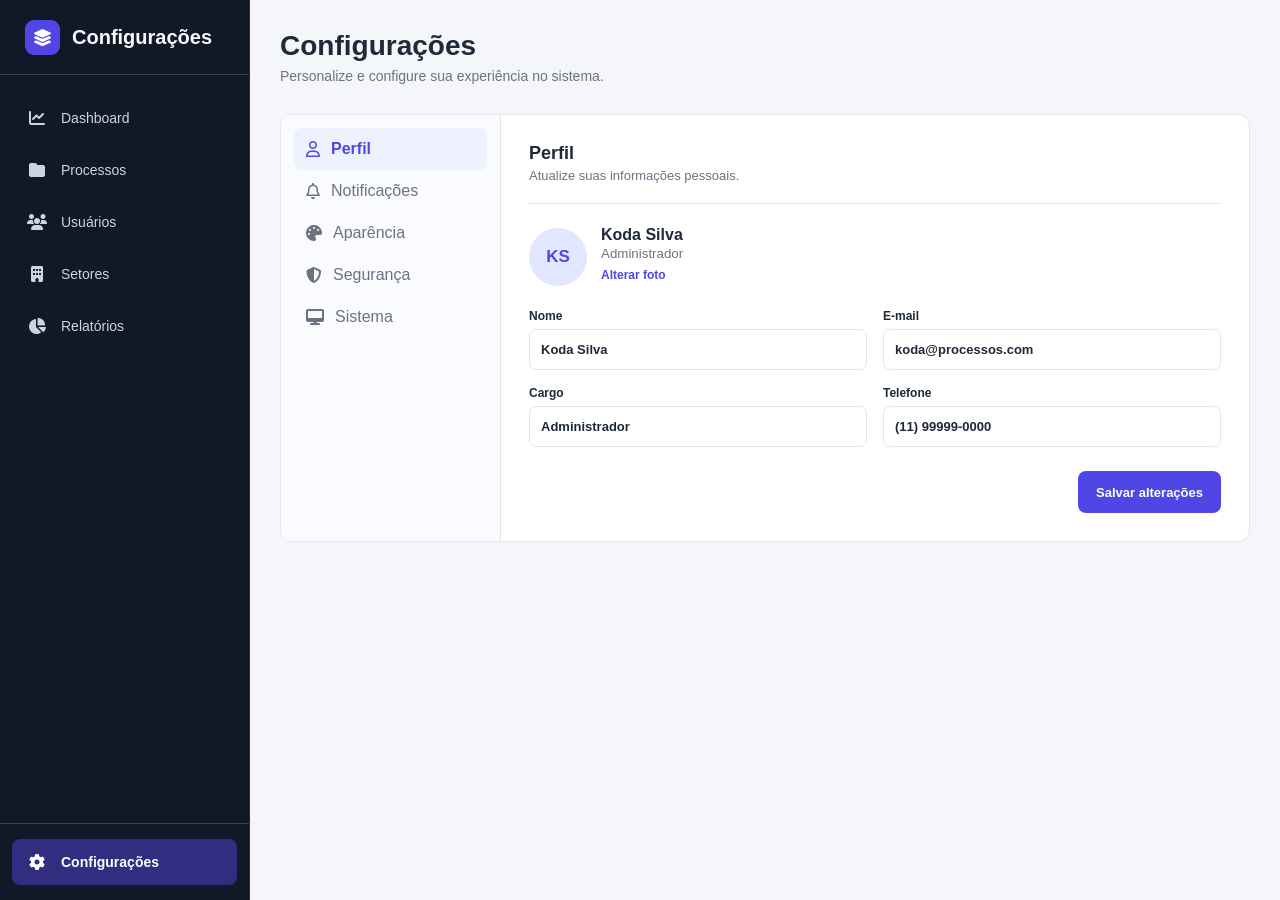
<file: dash/configuracoes.html>
<!doctype html>
<html lang="pt-BR">
  <head>
    <meta charset="UTF-8" />
    <meta name="viewport" content="width=device-width,initial-scale=1.0" />
    <title>Configurações | Processos</title>
    <link rel="stylesheet" href="css/global.css" />
    <link rel="stylesheet" href="css/configuracoes.css" />
    <link
      rel="stylesheet"
      href="https://cdnjs.cloudflare.com/ajax/libs/font-awesome/6.5.1/css/all.min.css" />
  </head>
  <body>
    <div class="dashboard">
      <aside class="sidebar">
        <div class="logo">
          <i class="fa-solid fa-layer-group"></i><span>Configurações</span>
        </div>
        <nav class="menu">
          <a href="index.html" class="menu-item"
            ><i class="fa-solid fa-chart-line"></i><span>Dashboard</span></a
          ><a href="processos.html" class="menu-item"
            ><i class="fa-solid fa-folder"></i><span>Processos</span></a
          ><a href="usuarios.html" class="menu-item"
            ><i class="fa-solid fa-users"></i><span>Usuários</span></a
          ><a href="setores.html" class="menu-item"
            ><i class="fa-solid fa-building"></i><span>Setores</span></a
          ><a href="relatorios.html" class="menu-item"
            ><i class="fa-solid fa-chart-pie"></i><span>Relatórios</span></a
          >
        </nav>
        <div class="sidebar-footer">
          <a href="configuracoes.html" class="menu-item active"
            ><i class="fa-solid fa-gear"></i><span>Configurações</span></a
          >
        </div>
      </aside>
      <main class="main-content">
        <header class="page-header">
          <div>
            <h1>Configurações</h1>
            <p>Personalize e configure sua experiência no sistema.</p>
          </div>
        </header>
        <div class="settings-layout">
          <nav class="settings-nav">
            <button class="settings-tab active" data-tab="profile">
              <i class="fa-regular fa-user"></i>Perfil</button
            ><button class="settings-tab" data-tab="notifications">
              <i class="fa-regular fa-bell"></i>Notificações</button
            ><button class="settings-tab" data-tab="appearance">
              <i class="fa-solid fa-palette"></i>Aparência</button
            ><button class="settings-tab" data-tab="security">
              <i class="fa-solid fa-shield-halved"></i>Segurança</button
            ><button class="settings-tab" data-tab="system">
              <i class="fa-solid fa-desktop"></i>Sistema
            </button>
          </nav>
          <section class="settings-content">
            <form class="settings-panel active" id="profile">
              <div class="panel-title">
                <h2>Perfil</h2>
                <p>Atualize suas informações pessoais.</p>
              </div>
              <div class="profile-top">
                <span class="profile-avatar">KS</span>
                <div>
                  <strong>Koda Silva</strong><small>Administrador</small
                  ><button type="button" class="text-button">
                    Alterar foto
                  </button>
                </div>
              </div>
              <div class="form-grid">
                <label>Nome<input value="Koda Silva" /></label
                ><label
                  >E-mail<input
                    type="email"
                    value="koda@processos.com" /></label
                ><label>Cargo<input value="Administrador" /></label
                ><label>Telefone<input value="(11) 99999-0000" /></label>
              </div>
              <div class="panel-actions">
                <button class="primary-button">Salvar alterações</button>
              </div>
            </form>
            <form class="settings-panel" id="notifications">
              <div class="panel-title">
                <h2>Notificações</h2>
                <p>Escolha como deseja ser informado.</p>
              </div>
              <div class="setting-list">
                <label
                  >Novo processo<input
                    class="toggle"
                    type="checkbox"
                    checked /></label
                ><label
                  >Processo atribuído<input
                    class="toggle"
                    type="checkbox"
                    checked /></label
                ><label
                  >Processo concluído<input
                    class="toggle"
                    type="checkbox"
                    checked /></label
                ><label
                  >Processo pendente<input
                    class="toggle"
                    type="checkbox"
                    checked /></label
                ><label
                  >Processo com alta prioridade<input
                    class="toggle"
                    type="checkbox"
                    checked /></label
                ><label
                  >Notificações por e-mail<input
                    class="toggle"
                    type="checkbox" /></label
                ><label
                  >Notificações dentro do sistema<input
                    class="toggle"
                    type="checkbox"
                    checked
                /></label>
              </div>
              <div class="panel-actions">
                <button class="primary-button">Salvar preferências</button>
              </div>
            </form>
            <form class="settings-panel" id="appearance">
              <div class="panel-title">
                <h2>Aparência</h2>
                <p>Ajuste o visual do seu ambiente de trabalho.</p>
              </div>
              <div class="option-block">
                <strong>Tema</strong>
                <div class="choice-row">
                  <label
                    ><input
                      type="radio"
                      name="theme"
                      value="light" />Claro</label
                  ><label
                    ><input
                      type="radio"
                      name="theme"
                      value="dark" />Escuro</label
                  ><label
                    ><input
                      type="radio"
                      name="theme"
                      value="system"
                      checked />Sistema</label
                  >
                </div>
              </div>
              <div class="option-block">
                <strong>Cor principal</strong>
                <div class="color-row">
                  <input id="primaryColor" type="color" value="#4f46e5" /><span
                    id="colorValue"
                    >#4f46e5</span
                  >
                </div>
              </div>
              <div class="option-block">
                <strong>Menu lateral</strong>
                <div class="choice-row">
                  <label
                    ><input
                      type="radio"
                      name="sidebar"
                      value="expanded"
                      checked />Expandido</label
                  ><label
                    ><input
                      type="radio"
                      name="sidebar"
                      value="compact" />Compacto</label
                  >
                </div>
              </div>
              <div class="panel-actions">
                <button class="primary-button">Aplicar aparência</button>
              </div>
            </form>
            <section class="settings-panel" id="security">
              <div class="panel-title">
                <h2>Segurança</h2>
                <p>Proteja o acesso à sua conta.</p>
              </div>
              <div class="security-list">
                <article>
                  <div>
                    <strong>Alterar senha</strong
                    ><small>Use uma senha forte e exclusiva.</small>
                  </div>
                  <button class="secondary-button action-message">
                    Alterar senha
                  </button>
                </article>
                <article>
                  <div>
                    <strong>Autenticação em dois fatores</strong
                    ><small>Adicione uma camada extra de proteção.</small>
                  </div>
                  <label class="toggle-wrap"
                    ><input class="toggle" type="checkbox" /><span
                      >Ativar</span
                    ></label
                  >
                </article>
                <article>
                  <div>
                    <strong>Sessões ativas</strong
                    ><small
                      >2 dispositivos conectados · Último acesso hoje,
                      09:42.</small
                    >
                  </div>
                  <button class="secondary-button action-message">
                    Ver sessões
                  </button>
                </article>
                <article>
                  <div>
                    <strong>Encerrar outras sessões</strong
                    ><small
                      >Desconecta todos os dispositivos, exceto este.</small
                    >
                  </div>
                  <button class="danger-button action-message">
                    Encerrar sessões
                  </button>
                </article>
              </div>
            </section>
            <form class="settings-panel" id="system">
              <div class="panel-title">
                <h2>Configurações do sistema</h2>
                <p>Preferências administrativas do sistema de processos.</p>
              </div>
              <div class="system-setup">
                <article class="setup-card">
                  <div class="setup-heading">
                    <span><i class="fa-solid fa-building"></i></span>
                    <div>
                      <h3>Identidade do sistema</h3>
                      <p>Defina como sua plataforma será apresentada.</p>
                    </div>
                  </div>
                  <div class="system-fields">
                    <label>Nome do sistema<input value="Processos" /></label
                    ><label class="logo-upload"
                      ><input type="file" accept="image/*" /><span
                        ><i class="fa-regular fa-image"></i> Escolher logo</span
                      ><small>PNG ou JPG, até 2 MB</small></label
                    >
                  </div>
                </article>
                <article class="setup-card">
                  <div class="setup-heading">
                    <span
                      ><i class="fa-solid fa-arrow-right-arrow-left"></i
                    ></span>
                    <div>
                      <h3>Fluxo dos processos</h3>
                      <p>Controle a identificação de cada novo processo.</p>
                    </div>
                  </div>
                  <div class="system-fields">
                    <label>Formato padrão<input value="AAAA/000000" /></label
                    ><label class="switch-field"
                      ><span
                        ><strong>Numeração automática</strong
                        ><small
                          >Gerar o próximo número automaticamente</small
                        ></span
                      ><input class="toggle" type="checkbox" checked
                    /></label>
                  </div>
                </article>
              </div>
              <div class="management-grid system-management">
                <article>
                  <div class="card-title">
                    <span class="card-icon status-icon"
                      ><i class="fa-solid fa-list-check"></i
                    ></span>
                    <h3>Status dos processos</h3>
                  </div>
                  <div class="tag-list">
                    <span class="status-tag andamento">Em andamento</span
                    ><span class="status-tag pendente">Pendente</span
                    ><span class="status-tag concluido">Concluído</span
                    ><span class="status-tag cancelado">Cancelado</span>
                  </div>
                  <button type="button" class="text-button action-message">
                    + Adicionar status
                  </button>
                </article>
                <article>
                  <div class="card-title">
                    <span class="card-icon priority-icon"
                      ><i class="fa-solid fa-flag"></i
                    ></span>
                    <h3>Prioridades e categorias</h3>
                  </div>
                  <div class="tag-list">
                    <span class="priority-tag alta">Alta</span
                    ><span class="priority-tag media">Média</span
                    ><span class="priority-tag baixa">Baixa</span>
                  </div>
                  <div class="category-list">
                    <span>Recursos Humanos</span><span>Tecnologia</span
                    ><span>Financeiro</span><span>Administrativo</span>
                  </div>
                  <button type="button" class="text-button action-message">
                    + Gerenciar opções
                  </button>
                </article>
                <article>
                  <div class="card-title">
                    <span class="card-icon permission-icon"
                      ><i class="fa-solid fa-user-shield"></i
                    ></span>
                    <h3>Permissões</h3>
                  </div>
                  <ul class="permission-list">
                    <li>
                      <strong>Administrador</strong
                      ><span>Criar, editar e excluir</span>
                    </li>
                    <li>
                      <strong>Servidor</strong><span>Criar e visualizar</span>
                    </li>
                    <li><strong>Usuário</strong><span>Visualizar</span></li>
                  </ul>
                  <button type="button" class="text-button action-message">
                    Gerenciar permissões
                  </button>
                </article>
              </div>
              <div class="panel-actions">
                <button class="primary-button">Salvar configurações</button>
              </div>
            </form>
          </section>
        </div>
        <div id="toast" class="toast">Configurações salvas com sucesso.</div>
      </main>
    </div>
    <script src="js/global.js"></script>
    <script src="js/configuracoes.js"></script>
  </body>
</html>
</file>
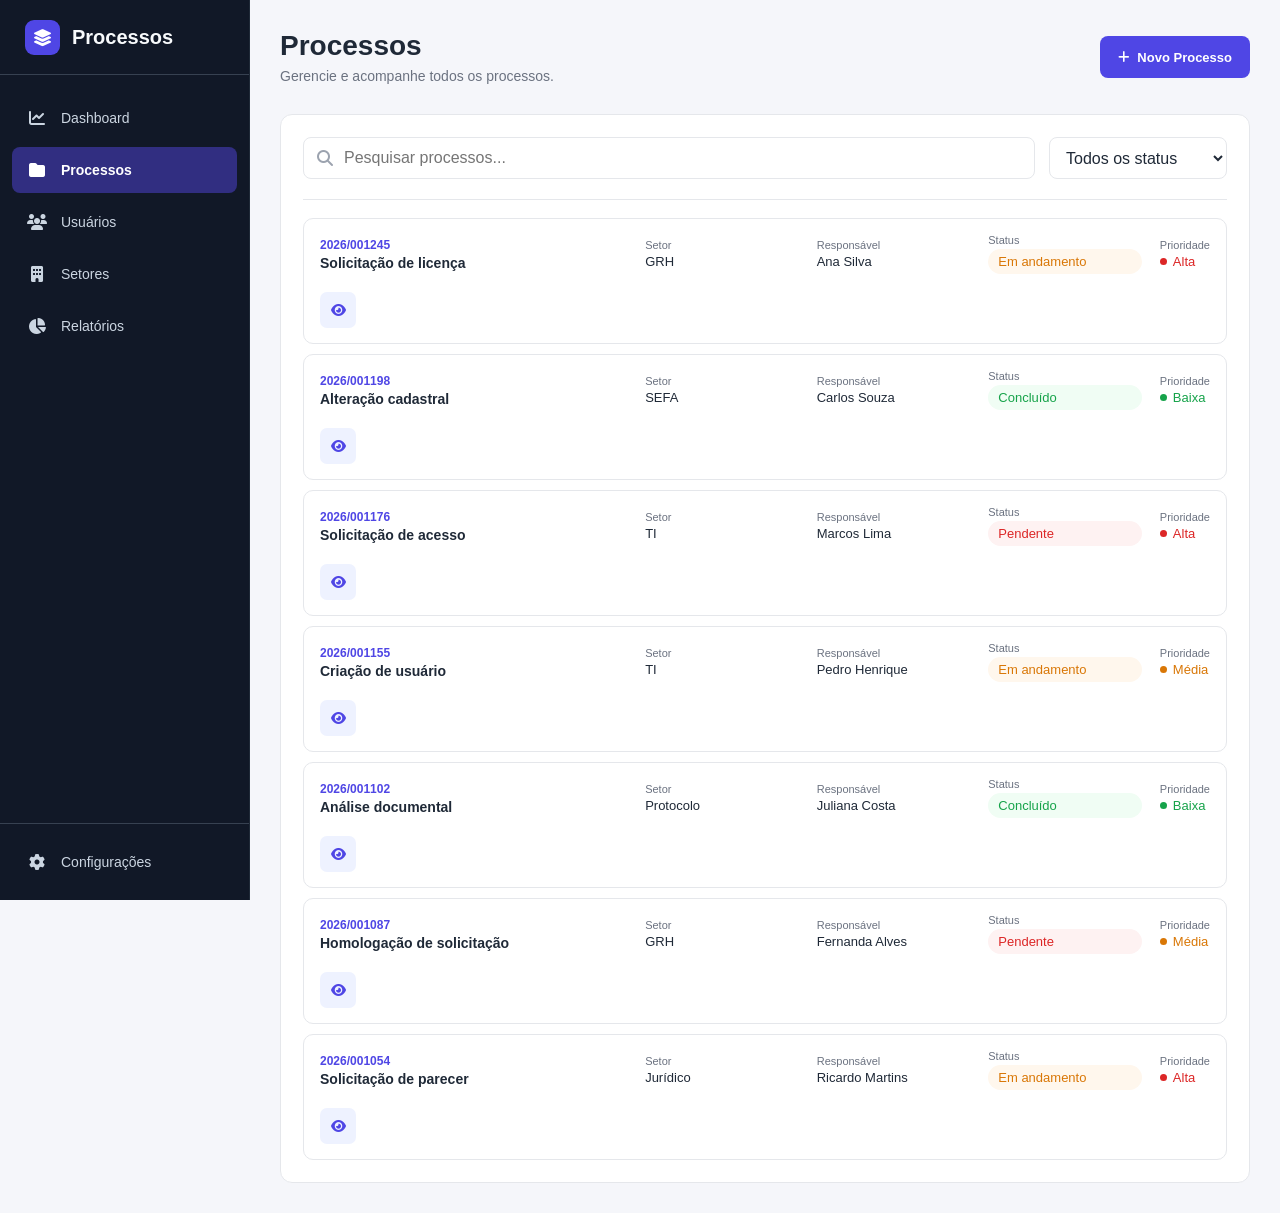
<file: dash/processos.html>
<!doctype html>

<html lang="pt-BR">
  <head>
    <meta charset="UTF-8" />

    <meta name="viewport" content="width=device-width, initial-scale=1.0" />

    <title>Processos | Dashboard</title>

    <!-- CSS GLOBAL -->
    <link rel="stylesheet" href="css/global.css" />

    <!-- CSS DA PÁGINA -->
    <link rel="stylesheet" href="css/processos.css" />

    <!-- FONT AWESOME -->

    <link
      rel="stylesheet"
      href="https://cdnjs.cloudflare.com/ajax/libs/font-awesome/6.5.1/css/all.min.css" />
  </head>

  <body>
    <div class="dashboard">
      <!-- SIDEBAR -->

      <aside class="sidebar">
        <div class="logo">
          <i class="fa-solid fa-layer-group"></i>

          <span>Processos</span>
        </div>

        <nav class="menu">
          <a href="index.html" class="menu-item">
            <i class="fa-solid fa-chart-line"></i>

            <span>Dashboard</span>
          </a>

          <a href="processos.html" class="menu-item active">
            <i class="fa-solid fa-folder"></i>

            <span>Processos</span>
          </a>

          <a href="usuarios.html" class="menu-item">
            <i class="fa-solid fa-users"></i>

            <span>Usuários</span>
          </a>

          <a href="setores.html" class="menu-item">
            <i class="fa-solid fa-building"></i>

            <span>Setores</span>
          </a>

          <a href="relatorios.html" class="menu-item">
            <i class="fa-solid fa-chart-pie"></i>

            <span>Relatórios</span>
          </a>
        </nav>

        <div class="sidebar-footer">
          <a href="configuracoes.html" class="menu-item">
            <i class="fa-solid fa-gear"></i>

            <span>Configurações</span>
          </a>
        </div>
      </aside>

      <!-- CONTEÚDO -->

      <main class="main-content">
        <header class="page-header">
          <div>
            <h1>Processos</h1>

            <p>Gerencie e acompanhe todos os processos.</p>
          </div>

          <button class="primary-button" id="novoProcessoBtn">
            <i class="fa-solid fa-plus"></i>

            Novo Processo
          </button>
        </header>

        <!-- CONTEÚDO DOS PROCESSOS -->

        <section class="process-management">
          <div class="process-toolbar">
            <div class="search-box">
              <i class="fa-solid fa-magnifying-glass"></i>

              <input
                type="text"
                id="processSearchInput"
                placeholder="Pesquisar processos..." />
            </div>

            <select id="processStatusFilter">
              <option value="todos">Todos os status</option>

              <option value="Em andamento">Em andamento</option>

              <option value="Pendente">Pendente</option>

              <option value="Concluído">Concluído</option>
            </select>
          </div>

          <div class="process-list" id="processList">
            <!-- JavaScript -->
          </div>
        </section>
      </main>
    </div>

    <!-- JAVASCRIPT GLOBAL -->

    <script src="js/global.js"></script>

    <!-- JAVASCRIPT DA PÁGINA -->

    <script src="js/processos.js"></script>
  </body>
</html>
</file>
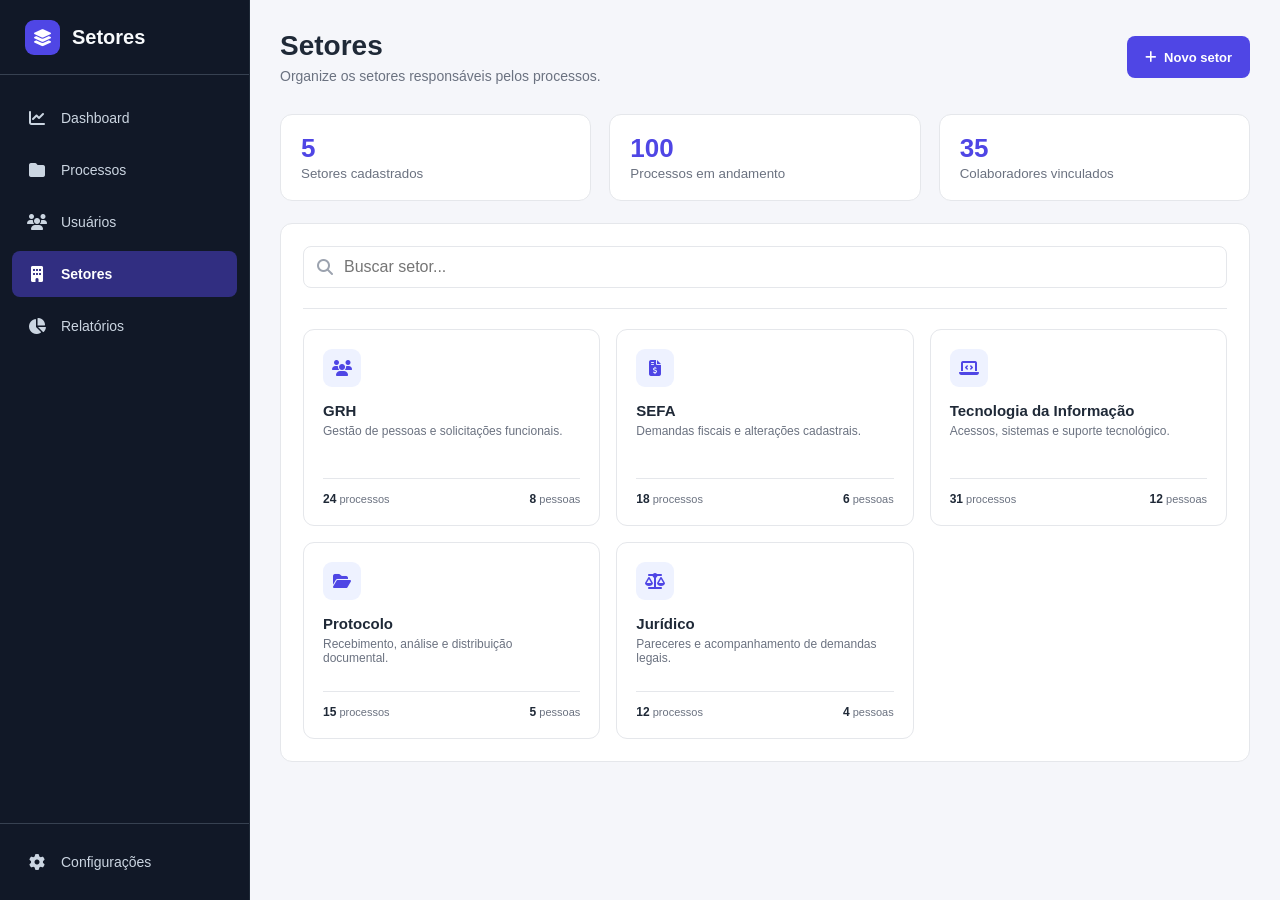
<file: dash/setores.html>
<!doctype html>
<html lang="pt-BR">
  <head>
    <meta charset="UTF-8" />
    <meta name="viewport" content="width=device-width, initial-scale=1.0" />
    <title>Setores | Processos</title>
    <link rel="stylesheet" href="css/global.css" />
    <link rel="stylesheet" href="css/setores.css" />
    <link
      rel="stylesheet"
      href="https://cdnjs.cloudflare.com/ajax/libs/font-awesome/6.5.1/css/all.min.css" />
  </head>
  <body>
    <div class="dashboard">
      <aside class="sidebar">
        <div class="logo">
          <i class="fa-solid fa-layer-group"></i><span>Setores</span>
        </div>
        <nav class="menu">
          <a href="index.html" class="menu-item"
            ><i class="fa-solid fa-chart-line"></i><span>Dashboard</span></a
          ><a href="processos.html" class="menu-item"
            ><i class="fa-solid fa-folder"></i><span>Processos</span></a
          ><a href="usuarios.html" class="menu-item"
            ><i class="fa-solid fa-users"></i><span>Usuários</span></a
          ><a href="setores.html" class="menu-item active"
            ><i class="fa-solid fa-building"></i><span>Setores</span></a
          ><a href="relatorios.html" class="menu-item"
            ><i class="fa-solid fa-chart-pie"></i><span>Relatórios</span></a
          >
        </nav>
        <div class="sidebar-footer">
          <a href="#" class="menu-item"
            ><i class="fa-solid fa-gear"></i><span>Configurações</span></a
          >
        </div>
      </aside>
      <main class="main-content">
        <header class="page-header">
          <div>
            <h1>Setores</h1>
            <p>Organize os setores responsáveis pelos processos.</p>
          </div>
          <button id="newSector" class="primary-button">
            <i class="fa-solid fa-plus"></i>Novo setor
          </button>
        </header>
        <section class="sector-summary">
          <article>
            <span id="sectorCount">0</span><small>Setores cadastrados</small>
          </article>
          <article>
            <span id="sectorProcesses">0</span
            ><small>Processos em andamento</small>
          </article>
          <article>
            <span id="sectorMembers">0</span
            ><small>Colaboradores vinculados</small>
          </article>
        </section>
        <section class="content-card">
          <div class="toolbar">
            <div class="search-box">
              <i class="fa-solid fa-magnifying-glass"></i
              ><input id="sectorSearch" placeholder="Buscar setor..." />
            </div>
          </div>
          <div id="sectorGrid" class="sector-grid"></div>
        </section>
      </main>
    </div>
    <script src="js/global.js"></script>
    <script src="js/setores.js"></script>
  </body>
</html>
</file>
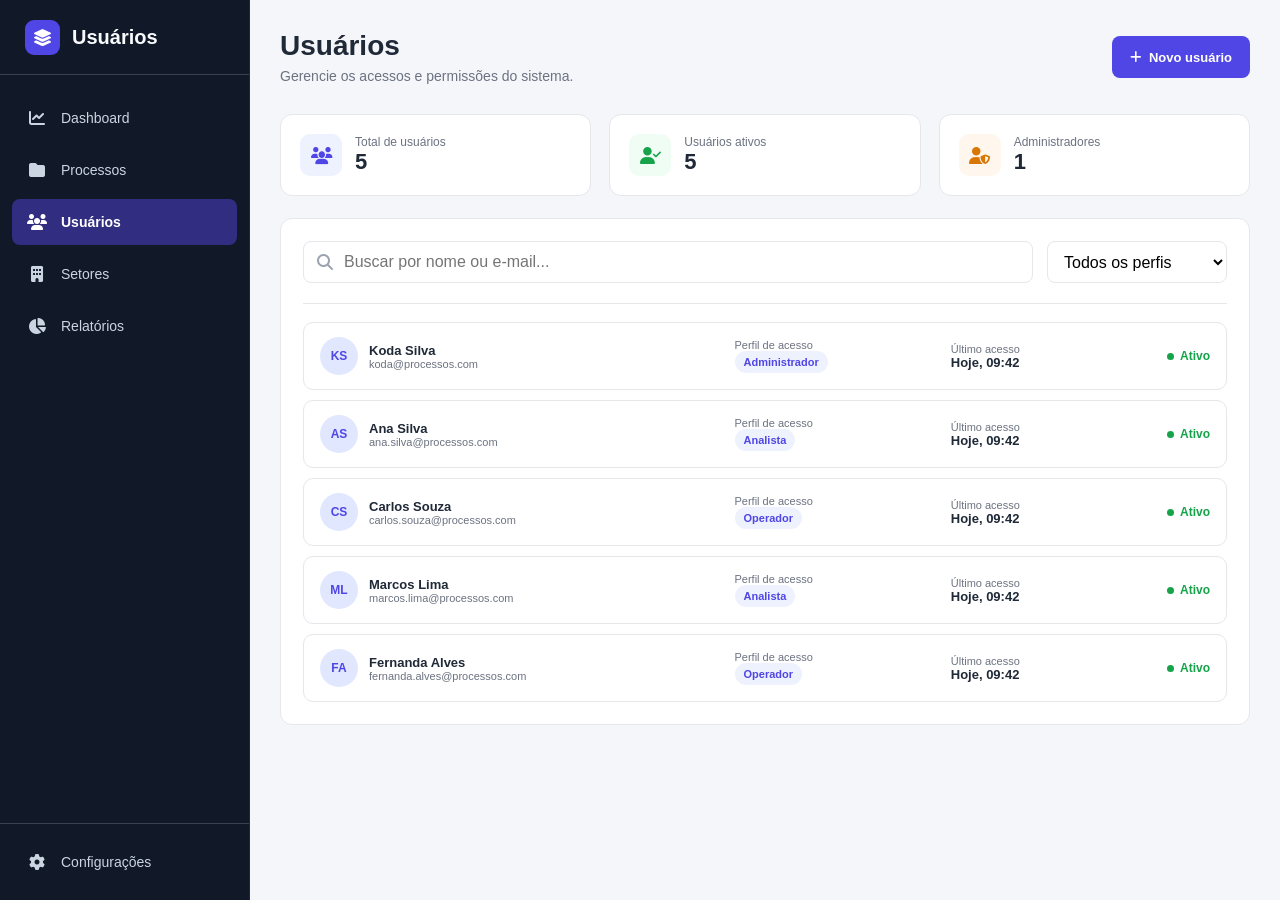
<file: dash/usuarios.html>
<!doctype html>
<html lang="pt-BR">
  <head>
    <meta charset="UTF-8" />
    <meta name="viewport" content="width=device-width, initial-scale=1.0" />
    <title>Usuários | Processos</title>
    <link rel="stylesheet" href="css/global.css" />
    <link rel="stylesheet" href="css/usuarios.css" />
    <link
      rel="stylesheet"
      href="https://cdnjs.cloudflare.com/ajax/libs/font-awesome/6.5.1/css/all.min.css" />
  </head>
  <body>
    <div class="dashboard">
      <aside class="sidebar">
        <div class="logo">
          <i class="fa-solid fa-layer-group"></i><span>Usuários</span>
        </div>
        <nav class="menu">
          <a href="index.html" class="menu-item"
            ><i class="fa-solid fa-chart-line"></i><span>Dashboard</span></a
          ><a href="processos.html" class="menu-item"
            ><i class="fa-solid fa-folder"></i><span>Processos</span></a
          ><a href="usuarios.html" class="menu-item active"
            ><i class="fa-solid fa-users"></i><span>Usuários</span></a
          ><a href="setores.html" class="menu-item"
            ><i class="fa-solid fa-building"></i><span>Setores</span></a
          ><a href="relatorios.html" class="menu-item"
            ><i class="fa-solid fa-chart-pie"></i><span>Relatórios</span></a
          >
        </nav>
        <div class="sidebar-footer">
          <a href="configuracoes.html" class="menu-item"
            ><i class="fa-solid fa-gear"></i><span>Configurações</span></a
          >
        </div>
      </aside>
      <main class="main-content">
        <header class="page-header">
          <div>
            <h1>Usuários</h1>
            <p>Gerencie os acessos e permissões do sistema.</p>
          </div>
          <button id="newUser" class="primary-button">
            <i class="fa-solid fa-plus"></i>Novo usuário
          </button>
        </header>
        <section class="user-stats">
          <article>
            <span class="stat-icon indigo"
              ><i class="fa-solid fa-users"></i
            ></span>
            <div>
              <small>Total de usuários</small><strong id="totalUsers">0</strong>
            </div>
          </article>
          <article>
            <span class="stat-icon green"
              ><i class="fa-solid fa-user-check"></i
            ></span>
            <div>
              <small>Usuários ativos</small><strong id="activeUsers">0</strong>
            </div>
          </article>
          <article>
            <span class="stat-icon orange"
              ><i class="fa-solid fa-user-shield"></i
            ></span>
            <div>
              <small>Administradores</small><strong id="adminUsers">0</strong>
            </div>
          </article>
        </section>
        <section class="content-card">
          <div class="toolbar">
            <div class="search-box">
              <i class="fa-solid fa-magnifying-glass"></i
              ><input
                id="userSearch"
                placeholder="Buscar por nome ou e-mail..." />
            </div>
            <select id="roleFilter">
              <option value="todos">Todos os perfis</option>
              <option value="Administrador">Administrador</option>
              <option value="Analista">Analista</option>
              <option value="Operador">Operador</option>
            </select>
          </div>
          <div id="userList" class="user-list"></div>
        </section>
      </main>
    </div>
    <script src="js/global.js"></script>
    <script src="js/usuarios.js"></script>
  </body>
</html>
</file>
<file: dash/css/global.css>
/* ==========================================
   RESET
========================================== */

* {
  margin: 0;
  padding: 0;
  box-sizing: border-box;
}

/* ==========================================
   VARIÁVEIS
========================================== */

:root {
  --primary: #4f46e5;
  --primary-hover: #4338ca;
  --primary-light: #eef2ff;

  --background: #f5f6fa;
  --white: #ffffff;

  --text: #1f2937;
  --text-light: #6b7280;

  --border: #e5e7eb;

  --success: #16a34a;
  --warning: #d97706;
  --danger: #dc2626;

  --sidebar-width: 250px;
}

/* ==========================================
   BODY
========================================== */

body {
  font-family: Arial, Helvetica, sans-serif;

  background: var(--background);

  color: var(--text);
}

/* ==========================================
   ESTRUTURA PRINCIPAL
========================================== */

.dashboard {
  display: flex;

  min-height: 100vh;
}

/* ==========================================
   SIDEBAR
========================================== */

.sidebar {
  width: var(--sidebar-width);

  min-height: 100vh;

  background: #111827;

  border-right: 1px solid #1f2937;

  display: flex;

  flex-direction: column;

  position: fixed;

  top: 0;
  left: 0;
}

/* ==========================================
   LOGO
========================================== */

.logo {
  height: 75px;

  padding: 0 25px;

  display: flex;

  align-items: center;

  gap: 12px;

  border-bottom: 1px solid #374151;
}

.logo i {
  width: 35px;
  height: 35px;

  display: flex;

  align-items: center;
  justify-content: center;

  background: var(--primary);

  color: white;

  border-radius: 9px;

  font-size: 17px;
}

.logo span {
  font-size: 20px;

  font-weight: 700;

  color: #f8fafc;
}

/* ==========================================
   MENU
========================================== */

.menu {
  padding: 20px 12px;

  display: flex;

  flex-direction: column;

  gap: 6px;
}

.menu-item {
  height: 46px;

  padding: 0 15px;

  display: flex;

  align-items: center;

  gap: 14px;

  text-decoration: none;

  color: #cbd5e1;

  border-radius: 8px;

  transition: 0.2s;

  font-size: 14px;

  font-weight: 500;
}

.menu-item i {
  width: 20px;

  text-align: center;

  font-size: 16px;
}

.menu-item:hover {
  background: #1f2937;

  color: #ffffff;
}

:root[data-theme="dark"] {
  --background: #0f172a;
  --white: #111827;
  --text: #f8fafc;
  --text-light: #94a3b8;
  --border: #334155;
  --primary-light: #27235e;
}

:root[data-sidebar="compact"] .sidebar {
  width: 70px;
}
:root[data-sidebar="compact"] .sidebar .logo span,
:root[data-sidebar="compact"] .sidebar .menu-item span {
  display: none;
}
:root[data-sidebar="compact"] .sidebar .logo,
:root[data-sidebar="compact"] .sidebar .menu-item {
  justify-content: center;
  padding-left: 0;
  padding-right: 0;
}
:root[data-sidebar="compact"] .main-content {
  margin-left: 70px;
  width: calc(100% - 70px);
}

@keyframes page-enter {
  from {
    opacity: 0;
    transform: translateY(8px);
  }
  to {
    opacity: 1;
    transform: translateY(0);
  }
}

.menu-item.active {
  background: #312e81;

  color: #ffffff;

  font-weight: 600;
}

/* ==========================================
   RODAPÉ DA SIDEBAR
========================================== */

.sidebar-footer {
  margin-top: auto;

  padding: 15px 12px;

  border-top: 1px solid #374151;
}

/* ==========================================
   CONTEÚDO PRINCIPAL
========================================== */

.main-content {
  width: 100%;

  margin-left: var(--sidebar-width);

  padding: 30px;

  animation: page-enter 0.22s ease-out both;
}

/* ==========================================
   CABEÇALHO DAS PÁGINAS
========================================== */

.page-header {
  display: flex;

  align-items: center;

  justify-content: space-between;

  gap: 20px;

  margin-bottom: 30px;
}

.page-header h1 {
  font-size: 28px;

  margin-bottom: 6px;
}

.page-header p {
  color: var(--text-light);

  font-size: 14px;
}

/* ==========================================
   BOTÃO PRINCIPAL
========================================== */

.primary-button {
  height: 42px;

  padding: 0 18px;

  border: none;

  border-radius: 8px;

  background: var(--primary);

  color: white;

  display: flex;

  align-items: center;

  justify-content: center;

  gap: 8px;

  cursor: pointer;

  font-size: 13px;

  font-weight: 600;

  transition: 0.2s;
}

.primary-button:hover {
  background: var(--primary-hover);

  transform: translateY(-1px);
}

/* ==========================================
   BOTÃO SECUNDÁRIO
========================================== */

.secondary-button {
  height: 42px;

  padding: 0 18px;

  border: 1px solid var(--border);

  border-radius: 8px;

  background: white;

  color: var(--text);

  cursor: pointer;

  font-size: 13px;

  font-weight: 500;

  transition: 0.2s;
}

.secondary-button:hover {
  background: #f9fafb;
}

:root[data-theme="dark"] .secondary-button {
  background: #1e293b;
  border-color: #475569;
  color: #e2e8f0;
}

:root[data-theme="dark"] .secondary-button:hover {
  background: #334155;
  border-color: #64748b;
}

/* ==========================================
   CARD PADRÃO
========================================== */

.card {
  background: var(--white);

  border: 1px solid var(--border);

  border-radius: 12px;

  padding: 20px;
}

/* ==========================================
   STATUS
========================================== */

.status {
  display: inline-flex;

  align-items: center;

  padding: 5px 10px;

  border-radius: 20px;

  font-size: 11px;

  font-weight: 600;
}

.status.andamento {
  background: #fff7ed;

  color: var(--warning);
}

.status.pendente {
  background: #fef2f2;

  color: var(--danger);
}

.status.concluido {
  background: #f0fdf4;

  color: var(--success);
}

/* ==========================================
   RESPONSIVIDADE
========================================== */

@media (max-width: 900px) {
  .sidebar {
    width: 70px;
  }

  .sidebar .logo span,
  .sidebar .menu-item span {
    display: none;
  }

  .logo {
    padding: 0;

    justify-content: center;
  }

  .menu-item {
    justify-content: center;

    padding: 0;
  }

  .sidebar-footer {
    padding: 15px 8px;
  }

  .main-content {
    margin-left: 70px;

    width: calc(100% - 70px);
  }
}

@media (max-width: 600px) {
  .sidebar {
    display: none;
  }

  .main-content {
    margin-left: 0;

    padding: 20px 15px;
  }

  .page-header {
    flex-direction: column;

    align-items: flex-start;
  }
}
</file>
<file: dash/css/configuracoes.css>
.settings-layout {
  display: grid;
  grid-template-columns: 220px minmax(0, 1fr);
  border: 1px solid var(--border);
  border-radius: 12px;
  background: var(--white);
  overflow: hidden;
}
.settings-nav {
  padding: 13px;
  border-right: 1px solid var(--border);
  background: #fafbff;
}
.settings-tab {
  width: 100%;
  display: flex;
  align-items: center;
  gap: 11px;
  padding: 12px;
  border: 0;
  border-radius: 8px;
  background: transparent;
  color: var(--text-light);
  font: inherit;
  text-align: left;
  cursor: pointer;
}
.settings-tab:hover,
.settings-tab.active {
  background: var(--primary-light);
  color: var(--primary);
  font-weight: 600;
}
.settings-content {
  min-width: 0;
  padding: 28px;
}
.settings-panel {
  display: none;
}
.settings-panel.active {
  display: block;
}
.panel-title {
  padding-bottom: 20px;
  border-bottom: 1px solid var(--border);
}
.panel-title h2 {
  font-size: 18px;
}
.panel-title p {
  margin-top: 4px;
  color: var(--text-light);
  font-size: 13px;
}
.profile-top {
  display: flex;
  align-items: center;
  gap: 14px;
  padding: 22px 0;
}
.profile-avatar {
  display: grid;
  width: 58px;
  height: 58px;
  place-items: center;
  border-radius: 50%;
  background: #e0e7ff;
  color: var(--primary);
  font-size: 17px;
  font-weight: 700;
}
.profile-top div {
  display: grid;
  gap: 2px;
}
.profile-top small {
  color: var(--text-light);
}
.text-button {
  width: max-content;
  padding: 5px 0;
  border: 0;
  background: transparent;
  color: var(--primary);
  font: inherit;
  font-size: 12px;
  font-weight: 600;
  cursor: pointer;
}
.form-grid {
  display: grid;
  grid-template-columns: repeat(2, 1fr);
  gap: 16px;
}
.form-grid label {
  display: grid;
  gap: 6px;
  color: var(--text);
  font-size: 12px;
  font-weight: 600;
}
.form-grid input,
.form-grid select {
  height: 41px;
  padding: 0 11px;
  border: 1px solid var(--border);
  border-radius: 7px;
  background: var(--white);
  color: var(--text);
  font: inherit;
  font-size: 13px;
  outline: 0;
}
.form-grid input:focus,
.form-grid select:focus {
  border-color: var(--primary);
  box-shadow: 0 0 0 3px var(--primary-light);
}
.panel-actions {
  display: flex;
  justify-content: flex-end;
  margin-top: 24px;
}
.setting-list {
  display: grid;
}
.setting-list label,
.security-list article {
  display: flex;
  align-items: center;
  justify-content: space-between;
  gap: 15px;
  padding: 15px 0;
  border-bottom: 1px solid var(--border);
  font-size: 13px;
  font-weight: 500;
}
.toggle {
  appearance: none;
  width: 38px;
  height: 22px;
  border-radius: 20px;
  background: #cbd5e1;
  cursor: pointer;
  transition: 0.2s;
}
.toggle::before {
  display: block;
  width: 16px;
  height: 16px;
  margin: 3px;
  border-radius: 50%;
  background: #fff;
  content: "";
  transition: 0.2s;
}
.toggle:checked {
  background: var(--primary);
}
.toggle:checked::before {
  transform: translateX(16px);
}
.option-block {
  display: grid;
  gap: 12px;
  padding: 20px 0;
  border-bottom: 1px solid var(--border);
  font-size: 13px;
}
.choice-row,
.color-row {
  display: flex;
  align-items: center;
  gap: 18px;
}
.choice-row label {
  display: flex;
  align-items: center;
  gap: 6px;
}
.color-row input {
  width: 43px;
  height: 32px;
  padding: 2px;
  border: 1px solid var(--border);
  border-radius: 6px;
}
.security-list article div {
  display: grid;
  gap: 3px;
}
.security-list small {
  color: var(--text-light);
  font-size: 12px;
}
.danger-button {
  height: 38px;
  padding: 0 12px;
  border: 1px solid #fecaca;
  border-radius: 7px;
  background: #fff1f2;
  color: #dc2626;
  cursor: pointer;
  font: inherit;
  font-size: 12px;
}
.management-grid {
  display: grid;
  grid-template-columns: repeat(3, 1fr);
  gap: 14px;
  margin-top: 20px;
}
.management-grid article {
  padding: 16px;
  border: 1px solid var(--border);
  border-radius: 9px;
}
.management-grid h3 {
  font-size: 13px;
}
.management-grid p {
  min-height: 78px;
  margin: 9px 0;
  color: var(--text-light);
  font-size: 12px;
  line-height: 1.7;
}
.toast {
  position: fixed;
  right: 25px;
  bottom: 25px;
  padding: 12px 16px;
  border-radius: 8px;
  background: #166534;
  color: #fff;
  font-size: 13px;
  opacity: 0;
  transform: translateY(10px);
  transition: 0.2s;
  pointer-events: none;
}
.toast.show {
  opacity: 1;
  transform: translateY(0);
}
@media (max-width: 750px) {
  .settings-layout {
    grid-template-columns: 1fr;
  }
  .settings-nav {
    display: flex;
    overflow: auto;
    border-right: 0;
    border-bottom: 1px solid var(--border);
  }
  .settings-tab {
    width: max-content;
    white-space: nowrap;
  }
  .settings-content {
    padding: 20px;
  }
  .management-grid,
  .form-grid {
    grid-template-columns: 1fr;
  }
}
:root[data-theme="dark"] .settings-nav {
  background: #0f172a;
}
:root[data-theme="dark"] .danger-button {
  background: #4c1d28;
  border-color: #9f1239;
  color: #fecdd3;
}
:root[data-theme="dark"] .danger-button:hover {
  background: #651f2c;
}

/* Configurações administrativas */
.system-setup {
  display: grid;
  grid-template-columns: repeat(2, 1fr);
  gap: 16px;
  margin-top: 20px;
}
.setup-card {
  padding: 18px;
  border: 1px solid var(--border);
  border-radius: 10px;
  background: color-mix(in srgb, var(--white) 92%, var(--primary-light));
}
.setup-heading {
  display: flex;
  gap: 11px;
  align-items: flex-start;
  margin-bottom: 17px;
}
.setup-heading > span,
.card-icon {
  display: grid;
  width: 34px;
  height: 34px;
  place-items: center;
  border-radius: 8px;
  background: var(--primary-light);
  color: var(--primary);
}
.setup-heading h3,
.card-title h3 {
  margin: 0;
  font-size: 13px;
}
.setup-heading p {
  margin: 3px 0 0;
  color: var(--text-light);
  font-size: 11px;
}
.system-fields {
  display: grid;
  gap: 12px;
}
.system-fields label {
  display: grid;
  gap: 6px;
  color: var(--text-light);
  font-size: 11px;
  font-weight: 600;
}
.system-fields input:not(.toggle) {
  height: 40px;
  padding: 0 11px;
  border: 1px solid var(--border);
  border-radius: 7px;
  background: var(--white);
  color: var(--text);
  font: inherit;
  outline: 0;
}
.system-fields input:focus {
  border-color: var(--primary);
  box-shadow: 0 0 0 3px var(--primary-light);
}
.logo-upload input {
  position: absolute;
  width: 1px;
  height: 1px;
  opacity: 0;
}
.logo-upload span {
  display: flex;
  align-items: center;
  justify-content: center;
  gap: 7px;
  height: 40px;
  border: 1px dashed #64748b;
  border-radius: 7px;
  color: var(--primary);
  cursor: pointer;
}
.logo-upload small {
  color: var(--text-light);
  font-size: 10px;
  font-weight: 400;
}
.switch-field {
  display: flex !important;
  align-items: center;
  justify-content: space-between;
  min-height: 57px;
  padding: 8px 11px;
  border: 1px solid var(--border);
  border-radius: 7px;
  background: var(--white);
}
.switch-field span {
  display: grid;
  gap: 2px;
}
.switch-field strong {
  color: var(--text);
  font-size: 12px;
}
.switch-field small {
  font-weight: 400;
}
.system-management {
  margin-top: 16px;
}
.system-management article {
  display: flex;
  flex-direction: column;
  min-height: 210px;
}
.card-title {
  display: flex;
  align-items: center;
  gap: 9px;
  margin-bottom: 15px;
}
.card-icon {
  width: 29px;
  height: 29px;
  font-size: 12px;
}
.status-icon {
  color: #d97706;
  background: #fff7ed;
}
.priority-icon {
  color: #dc2626;
  background: #fef2f2;
}
.permission-icon {
  color: #4f46e5;
  background: #eef2ff;
}
.tag-list,
.category-list {
  display: flex;
  flex-wrap: wrap;
  gap: 7px;
}
.tag-list {
  margin-bottom: 12px;
}
.status-tag,
.priority-tag,
.category-list span {
  display: inline-flex;
  align-items: center;
  gap: 5px;
  padding: 5px 8px;
  border-radius: 14px;
  font-size: 11px;
  font-weight: 600;
}
.status-tag::before,
.priority-tag::before {
  width: 6px;
  height: 6px;
  border-radius: 50%;
  content: "";
}
.status-tag.andamento {
  background: #fff7ed;
  color: #b45309;
}
.status-tag.andamento::before {
  background: #f59e0b;
}
.status-tag.pendente {
  background: #fef2f2;
  color: #b91c1c;
}
.status-tag.pendente::before {
  background: #ef4444;
}
.status-tag.concluido {
  background: #f0fdf4;
  color: #15803d;
}
.status-tag.concluido::before {
  background: #22c55e;
}
.status-tag.cancelado {
  background: #f1f5f9;
  color: #64748b;
}
.status-tag.cancelado::before {
  background: #94a3b8;
}
.priority-tag.alta {
  background: #fef2f2;
  color: #b91c1c;
}
.priority-tag.alta::before {
  background: #ef4444;
}
.priority-tag.media {
  background: #fff7ed;
  color: #b45309;
}
.priority-tag.media::before {
  background: #f59e0b;
}
.priority-tag.baixa {
  background: #f0fdf4;
  color: #15803d;
}
.priority-tag.baixa::before {
  background: #22c55e;
}
.category-list {
  margin-bottom: 12px;
}
.category-list span {
  background: var(--primary-light);
  color: var(--primary);
  font-weight: 500;
}
.permission-list {
  display: grid;
  gap: 9px;
  margin: 0 0 12px;
  padding: 0;
  list-style: none;
}
.permission-list li {
  display: flex;
  justify-content: space-between;
  gap: 8px;
  font-size: 11px;
}
.permission-list strong {
  color: var(--text);
}
.permission-list span {
  color: var(--text-light);
  text-align: right;
}
.system-management .text-button {
  margin-top: auto;
}
:root[data-theme="dark"] .setup-card {
  background: #172033;
}
:root[data-theme="dark"] .logo-upload span {
  border-color: #64748b;
}
:root[data-theme="dark"] .status-icon {
  background: #3b2d12;
}
:root[data-theme="dark"] .priority-icon {
  background: #3b1720;
}
:root[data-theme="dark"] .permission-icon {
  background: #27235e;
}
@media (max-width: 850px) {
  .system-setup {
    grid-template-columns: 1fr;
  }
  .system-management {
    grid-template-columns: 1fr;
  }
  .system-management article {
    min-height: 0;
  }
}
</file>
<file: dash/css/processos.css>
/* ==========================================
   GERENCIAMENTO DE PROCESSOS
========================================== */

.process-management {
  background: var(--white);
  border: 1px solid var(--border);
  border-radius: 12px;
  padding: 22px;
}

.process-toolbar {
  display: flex;
  align-items: center;
  gap: 14px;
  padding-bottom: 20px;
  margin-bottom: 4px;
  border-bottom: 1px solid var(--border);
}

.search-box {
  position: relative;
  flex: 1;
}

.search-box i {
  position: absolute;
  top: 50%;
  left: 14px;
  color: #9ca3af;
  transform: translateY(-50%);
}

.search-box input,
.process-toolbar select {
  height: 42px;
  border: 1px solid var(--border);
  border-radius: 8px;
  outline: none;
  background: var(--white);
  color: var(--text);
  font: inherit;
}

.search-box input {
  width: 100%;
  padding: 0 14px 0 40px;
}

.process-toolbar select {
  min-width: 178px;
  padding: 0 12px;
  cursor: pointer;
}

.search-box input:focus,
.process-toolbar select:focus {
  border-color: var(--primary);
  box-shadow: 0 0 0 3px var(--primary-light);
}

.process-list {
  display: grid;
  gap: 10px;
  margin-top: 18px;
}

.process-item {
  display: grid;
  grid-template-columns:
    minmax(220px, 2fr) minmax(115px, 1fr) minmax(140px, 1fr)
    minmax(120px, 1fr) auto;
  align-items: center;
  gap: 18px;
  min-height: 82px;
  padding: 15px 16px;
  border: 1px solid var(--border);
  border-radius: 10px;
  transition:
    border-color 0.2s,
    box-shadow 0.2s;
}

.process-item:hover {
  border-color: #c7d2fe;
  box-shadow: 0 4px 12px rgba(79, 70, 229, 0.08);
}

.process-main {
  min-width: 0;
}

.process-number {
  display: block;
  margin-bottom: 3px;
  color: var(--primary);
  font-size: 12px;
  font-weight: 700;
}

.process-subject {
  display: block;
  overflow: hidden;
  color: var(--text);
  font-size: 14px;
  font-weight: 600;
  text-overflow: ellipsis;
  white-space: nowrap;
}

.process-meta {
  display: grid;
  gap: 3px;
}

.process-meta small {
  color: var(--text-light);
  font-size: 11px;
}

.process-meta span {
  color: var(--text);
  font-size: 13px;
  font-weight: 500;
}

.priority {
  display: inline-flex;
  align-items: center;
  gap: 6px;
  font-size: 12px;
  font-weight: 600;
}

.priority::before {
  width: 7px;
  height: 7px;
  border-radius: 50%;
  content: "";
}

.priority.alta {
  color: var(--danger);
}
.priority.alta::before {
  background: var(--danger);
}
.priority.media {
  color: var(--warning);
}
.priority.media::before {
  background: var(--warning);
}
.priority.baixa {
  color: var(--success);
}
.priority.baixa::before {
  background: var(--success);
}

.details-button {
  width: 36px;
  height: 36px;
  border: 0;
  border-radius: 7px;
  background: var(--primary-light);
  color: var(--primary);
  cursor: pointer;
  transition: 0.2s;
}

.details-button:hover {
  background: var(--primary);
  color: var(--white);
}

.empty-state {
  padding: 45px 20px;
  color: var(--text-light);
  text-align: center;
}

.empty-state i {
  display: block;
  margin-bottom: 10px;
  color: #a5b4fc;
  font-size: 28px;
}

/* Modal de detalhes e criação */
.modal-overlay {
  position: fixed;
  z-index: 20;
  inset: 0;
  display: none;
  align-items: center;
  justify-content: center;
  padding: 20px;
  background: rgba(15, 23, 42, 0.45);
}

.modal-overlay.active {
  display: flex;
}

.process-modal {
  width: min(100%, 560px);
  max-height: calc(100vh - 40px);
  overflow: auto;
  border-radius: 12px;
  background: var(--white);
  box-shadow: 0 18px 45px rgba(15, 23, 42, 0.22);
}

.modal-header {
  display: flex;
  align-items: center;
  justify-content: space-between;
  padding: 20px 22px;
  border-bottom: 1px solid var(--border);
}

.modal-header h2 {
  font-size: 18px;
}
.close-modal {
  border: 0;
  background: transparent;
  color: var(--text-light);
  font-size: 20px;
  cursor: pointer;
}
.modal-content {
  padding: 22px;
}
.detail-grid {
  display: grid;
  grid-template-columns: repeat(2, 1fr);
  gap: 18px;
}
.detail-grid div {
  display: grid;
  gap: 4px;
}
.detail-grid small {
  color: var(--text-light);
}
.detail-grid strong {
  font-size: 14px;
}

.process-form {
  display: grid;
  gap: 15px;
}
.form-row {
  display: grid;
  grid-template-columns: repeat(2, 1fr);
  gap: 14px;
}
.form-field {
  display: grid;
  gap: 6px;
}
.form-field label {
  color: var(--text);
  font-size: 12px;
  font-weight: 600;
}
.form-field input,
.form-field select,
.form-field textarea {
  width: 100%;
  padding: 10px 11px;
  border: 1px solid var(--border);
  border-radius: 7px;
  outline: none;
  font: inherit;
}
.form-field textarea {
  min-height: 78px;
  resize: vertical;
}
.form-field input:focus,
.form-field select:focus,
.form-field textarea:focus {
  border-color: var(--primary);
  box-shadow: 0 0 0 3px var(--primary-light);
}
.modal-actions {
  display: flex;
  justify-content: flex-end;
  gap: 10px;
  margin-top: 5px;
}

@media (max-width: 900px) {
  .process-item {
    grid-template-columns: minmax(180px, 2fr) 1fr auto;
  }
  .process-item .process-meta:nth-of-type(3) {
    display: none;
  }
}

@media (max-width: 600px) {
  .process-management {
    padding: 15px;
  }
  .process-toolbar {
    align-items: stretch;
    flex-direction: column;
  }
  .process-toolbar select {
    min-width: 0;
  }
  .process-item {
    grid-template-columns: 1fr auto;
    gap: 12px;
  }
  .process-item .process-meta {
    display: none;
  }
  .detail-grid,
  .form-row {
    grid-template-columns: 1fr;
  }
}
</file>
<file: dash/css/setores.css>
.sector-summary {
  display: grid;
  grid-template-columns: repeat(3, 1fr);
  gap: 18px;
  margin-bottom: 22px;
}
.sector-summary article {
  padding: 18px 20px;
  border: 1px solid var(--border);
  border-radius: 12px;
  background: var(--white);
}
.sector-summary span {
  display: block;
  color: var(--primary);
  font-size: 26px;
  font-weight: 700;
}
.sector-summary small {
  color: var(--text-light);
}
.content-card {
  padding: 22px;
  border: 1px solid var(--border);
  border-radius: 12px;
  background: var(--white);
}
.toolbar {
  padding-bottom: 20px;
  border-bottom: 1px solid var(--border);
}
.search-box {
  position: relative;
}
.search-box i {
  position: absolute;
  top: 50%;
  left: 14px;
  color: #9ca3af;
  transform: translateY(-50%);
}
.search-box input {
  width: 100%;
  height: 42px;
  padding: 0 14px 0 40px;
  border: 1px solid var(--border);
  border-radius: 8px;
  outline: 0;
  font: inherit;
}
.search-box input:focus {
  border-color: var(--primary);
  box-shadow: 0 0 0 3px var(--primary-light);
}
.sector-grid {
  display: grid;
  grid-template-columns: repeat(3, 1fr);
  gap: 16px;
  margin-top: 20px;
}
.sector-card {
  padding: 19px;
  border: 1px solid var(--border);
  border-radius: 11px;
  transition: 0.2s;
}
.sector-card:hover {
  border-color: #c7d2fe;
  box-shadow: 0 5px 15px rgba(79, 70, 229, 0.08);
}
.sector-icon {
  display: grid;
  width: 38px;
  height: 38px;
  margin-bottom: 15px;
  place-items: center;
  border-radius: 9px;
  background: #eef2ff;
  color: var(--primary);
}
.sector-card h2 {
  font-size: 15px;
}
.sector-card p {
  min-height: 38px;
  margin: 5px 0 16px;
  color: var(--text-light);
  font-size: 12px;
}
.sector-details {
  display: flex;
  justify-content: space-between;
  padding-top: 13px;
  border-top: 1px solid var(--border);
  color: var(--text-light);
  font-size: 11px;
}
.sector-details strong {
  color: var(--text);
  font-size: 12px;
}
@media (max-width: 1000px) {
  .sector-grid {
    grid-template-columns: repeat(2, 1fr);
  }
}
@media (max-width: 600px) {
  .sector-summary,
  .sector-grid {
    grid-template-columns: 1fr;
  }
}
</file>
<file: dash/css/usuarios.css>
.user-stats {
  display: grid;
  grid-template-columns: repeat(3, 1fr);
  gap: 18px;
  margin-bottom: 22px;
}
.user-stats article {
  display: flex;
  align-items: center;
  gap: 13px;
  padding: 19px;
  border: 1px solid var(--border);
  border-radius: 12px;
  background: var(--white);
}
.stat-icon {
  display: grid;
  width: 42px;
  height: 42px;
  place-items: center;
  border-radius: 10px;
  font-size: 17px;
}
.indigo {
  color: #4f46e5;
  background: #eef2ff;
}
.green {
  color: #16a34a;
  background: #f0fdf4;
}
.orange {
  color: #d97706;
  background: #fff7ed;
}
.user-stats small {
  display: block;
  color: var(--text-light);
  font-size: 12px;
}
.user-stats strong {
  font-size: 22px;
}
.content-card {
  padding: 22px;
  border: 1px solid var(--border);
  border-radius: 12px;
  background: var(--white);
}
.toolbar {
  display: flex;
  gap: 14px;
  padding-bottom: 20px;
  border-bottom: 1px solid var(--border);
}
.search-box {
  position: relative;
  flex: 1;
}
.search-box i {
  position: absolute;
  top: 50%;
  left: 14px;
  color: #9ca3af;
  transform: translateY(-50%);
}
.search-box input,
.toolbar select {
  height: 42px;
  border: 1px solid var(--border);
  border-radius: 8px;
  background: #fff;
  font: inherit;
  outline: 0;
}
.search-box input {
  width: 100%;
  padding: 0 14px 0 40px;
}
.toolbar select {
  min-width: 180px;
  padding: 0 12px;
}
.search-box input:focus,
.toolbar select:focus {
  border-color: var(--primary);
  box-shadow: 0 0 0 3px var(--primary-light);
}
.user-list {
  display: grid;
  gap: 10px;
  margin-top: 18px;
}
.user-row {
  display: grid;
  grid-template-columns: minmax(220px, 2fr) 1fr 1fr auto;
  gap: 18px;
  align-items: center;
  padding: 14px 16px;
  border: 1px solid var(--border);
  border-radius: 10px;
}
.user-person {
  display: flex;
  align-items: center;
  gap: 11px;
}
.avatar {
  display: grid;
  width: 38px;
  height: 38px;
  place-items: center;
  border-radius: 50%;
  background: #e0e7ff;
  color: var(--primary);
  font-size: 12px;
  font-weight: 700;
}
.user-person strong,
.user-meta strong {
  display: block;
  font-size: 13px;
}
.user-person small,
.user-meta small {
  display: block;
  color: var(--text-light);
  font-size: 11px;
}
.role {
  display: inline-flex;
  padding: 5px 9px;
  border-radius: 14px;
  background: #eef2ff;
  color: var(--primary);
  font-size: 11px;
  font-weight: 600;
}
.account-status {
  color: var(--success);
  font-size: 12px;
  font-weight: 600;
}
.account-status::before {
  display: inline-block;
  width: 7px;
  height: 7px;
  margin-right: 6px;
  border-radius: 50%;
  background: var(--success);
  content: "";
}
.empty {
  padding: 40px;
  text-align: center;
  color: var(--text-light);
}
@media (max-width: 800px) {
  .user-stats {
    grid-template-columns: 1fr;
  }
  .user-row {
    grid-template-columns: 1fr auto;
  }
  .user-row .user-meta {
    display: none;
  }
  .toolbar {
    flex-direction: column;
  }
  .toolbar select {
    min-width: 0;
  }
}
</file>
